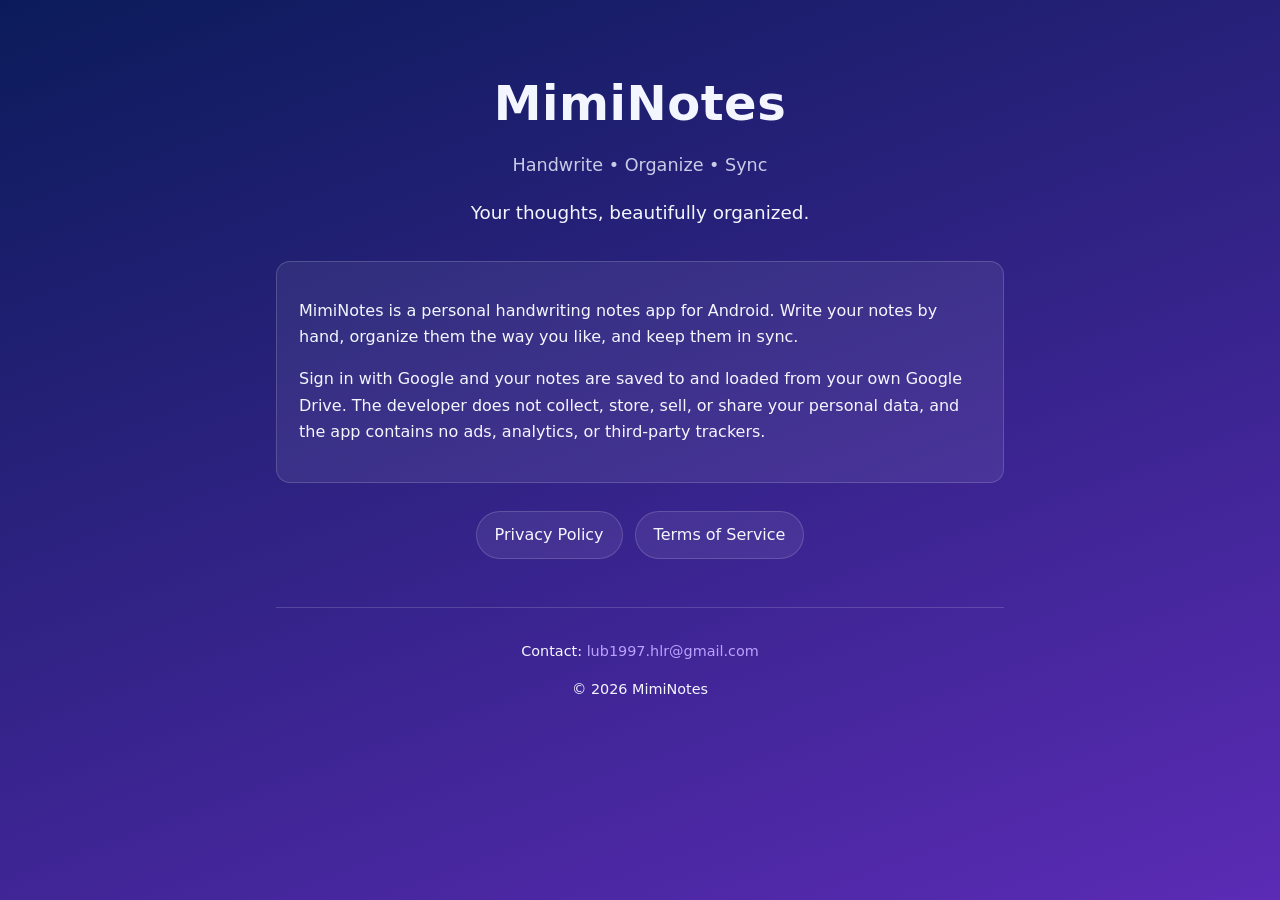
<file: index.html>
<!doctype html>
<html lang="en">
<head>
  <meta charset="utf-8">
  <meta name="viewport" content="width=device-width, initial-scale=1">
  <title>MimiNotes – Handwrite • Organize • Sync</title>
  <meta name="description" content="MimiNotes is a personal handwriting notes app for Android that saves your notes to your own Google Drive.">
  <link rel="stylesheet" href="style.css">
</head>
<body>
  <div class="wrap">
    <header class="site">
      <h1>MimiNotes</h1>
      <p class="tagline">Handwrite • Organize • Sync</p>
      <p class="lead">Your thoughts, beautifully organized.</p>
    </header>

    <main class="card">
      <p>MimiNotes is a personal handwriting notes app for Android. Write your notes by hand, organize them the way you like, and keep them in sync.</p>
      <p>Sign in with Google and your notes are saved to and loaded from your own Google Drive. The developer does not collect, store, sell, or share your personal data, and the app contains no ads, analytics, or third-party trackers.</p>
    </main>

    <nav class="links" aria-label="Legal">
      <a href="privacy.html">Privacy Policy</a>
      <a href="terms.html">Terms of Service</a>
    </nav>

    <footer>
      <p>Contact: <a href="mailto:lub1997.hlr@gmail.com">lub1997.hlr@gmail.com</a></p>
      <p>&copy; <span id="year">2026</span> MimiNotes</p>
    </footer>
  </div>
  <script>document.getElementById("year").textContent = new Date().getFullYear();</script>
</body>
</html>
</file>
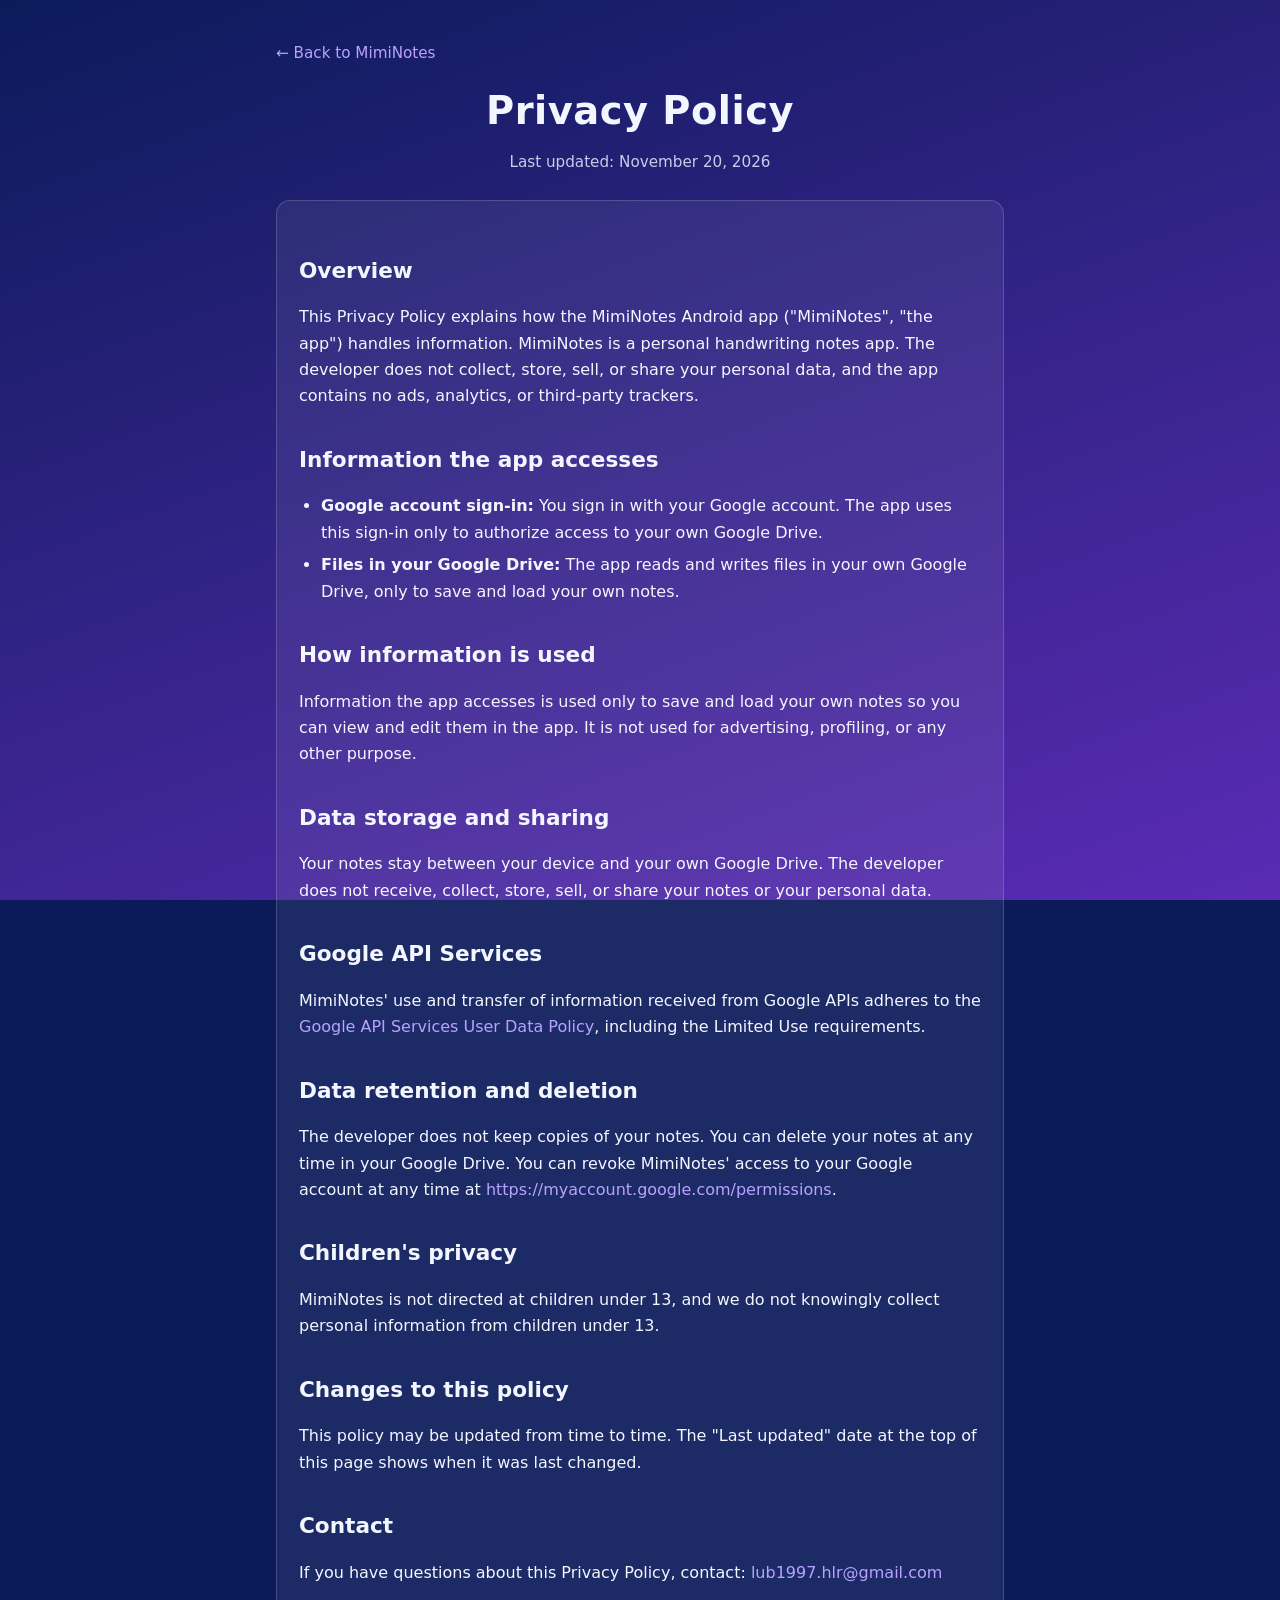
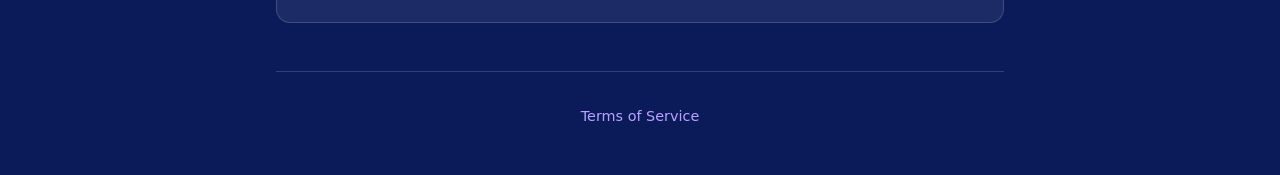
<file: privacy.html>
<!doctype html>
<html lang="en">
<head>
  <meta charset="utf-8">
  <meta name="viewport" content="width=device-width, initial-scale=1">
  <title>Privacy Policy – MimiNotes</title>
  <meta name="description" content="Privacy Policy for the MimiNotes Android app.">
  <link rel="stylesheet" href="style.css">
</head>
<body>
  <div class="wrap doc">
    <a class="back" href="index.html">&larr; Back to MimiNotes</a>
    <h1>Privacy Policy</h1>
    <p class="updated">Last updated: November 20, 2026</p>

    <main class="card">
      <h2>Overview</h2>
      <p>This Privacy Policy explains how the MimiNotes Android app ("MimiNotes", "the app") handles information. MimiNotes is a personal handwriting notes app. The developer does not collect, store, sell, or share your personal data, and the app contains no ads, analytics, or third-party trackers.</p>

      <h2>Information the app accesses</h2>
      <ul>
        <li><strong>Google account sign-in:</strong> You sign in with your Google account. The app uses this sign-in only to authorize access to your own Google Drive.</li>
        <li><strong>Files in your Google Drive:</strong> The app reads and writes files in your own Google Drive, only to save and load your own notes.</li>
      </ul>

      <h2>How information is used</h2>
      <p>Information the app accesses is used only to save and load your own notes so you can view and edit them in the app. It is not used for advertising, profiling, or any other purpose.</p>

      <h2>Data storage and sharing</h2>
      <p>Your notes stay between your device and your own Google Drive. The developer does not receive, collect, store, sell, or share your notes or your personal data.</p>

      <h2>Google API Services</h2>
      <p>MimiNotes' use and transfer of information received from Google APIs adheres to the <a href="https://developers.google.com/terms/api-services-user-data-policy" target="_blank" rel="noopener">Google API Services User Data Policy</a>, including the Limited Use requirements.</p>

      <h2>Data retention and deletion</h2>
      <p>The developer does not keep copies of your notes. You can delete your notes at any time in your Google Drive. You can revoke MimiNotes' access to your Google account at any time at <a href="https://myaccount.google.com/permissions" target="_blank" rel="noopener">https://myaccount.google.com/permissions</a>.</p>

      <h2>Children's privacy</h2>
      <p>MimiNotes is not directed at children under 13, and we do not knowingly collect personal information from children under 13.</p>

      <h2>Changes to this policy</h2>
      <p>This policy may be updated from time to time. The "Last updated" date at the top of this page shows when it was last changed.</p>

      <h2>Contact</h2>
      <p>If you have questions about this Privacy Policy, contact: <a href="mailto:lub1997.hlr@gmail.com">lub1997.hlr@gmail.com</a></p>
    </main>

    <footer>
      <p><a href="terms.html">Terms of Service</a></p>
    </footer>
  </div>
</body>
</html>
</file>
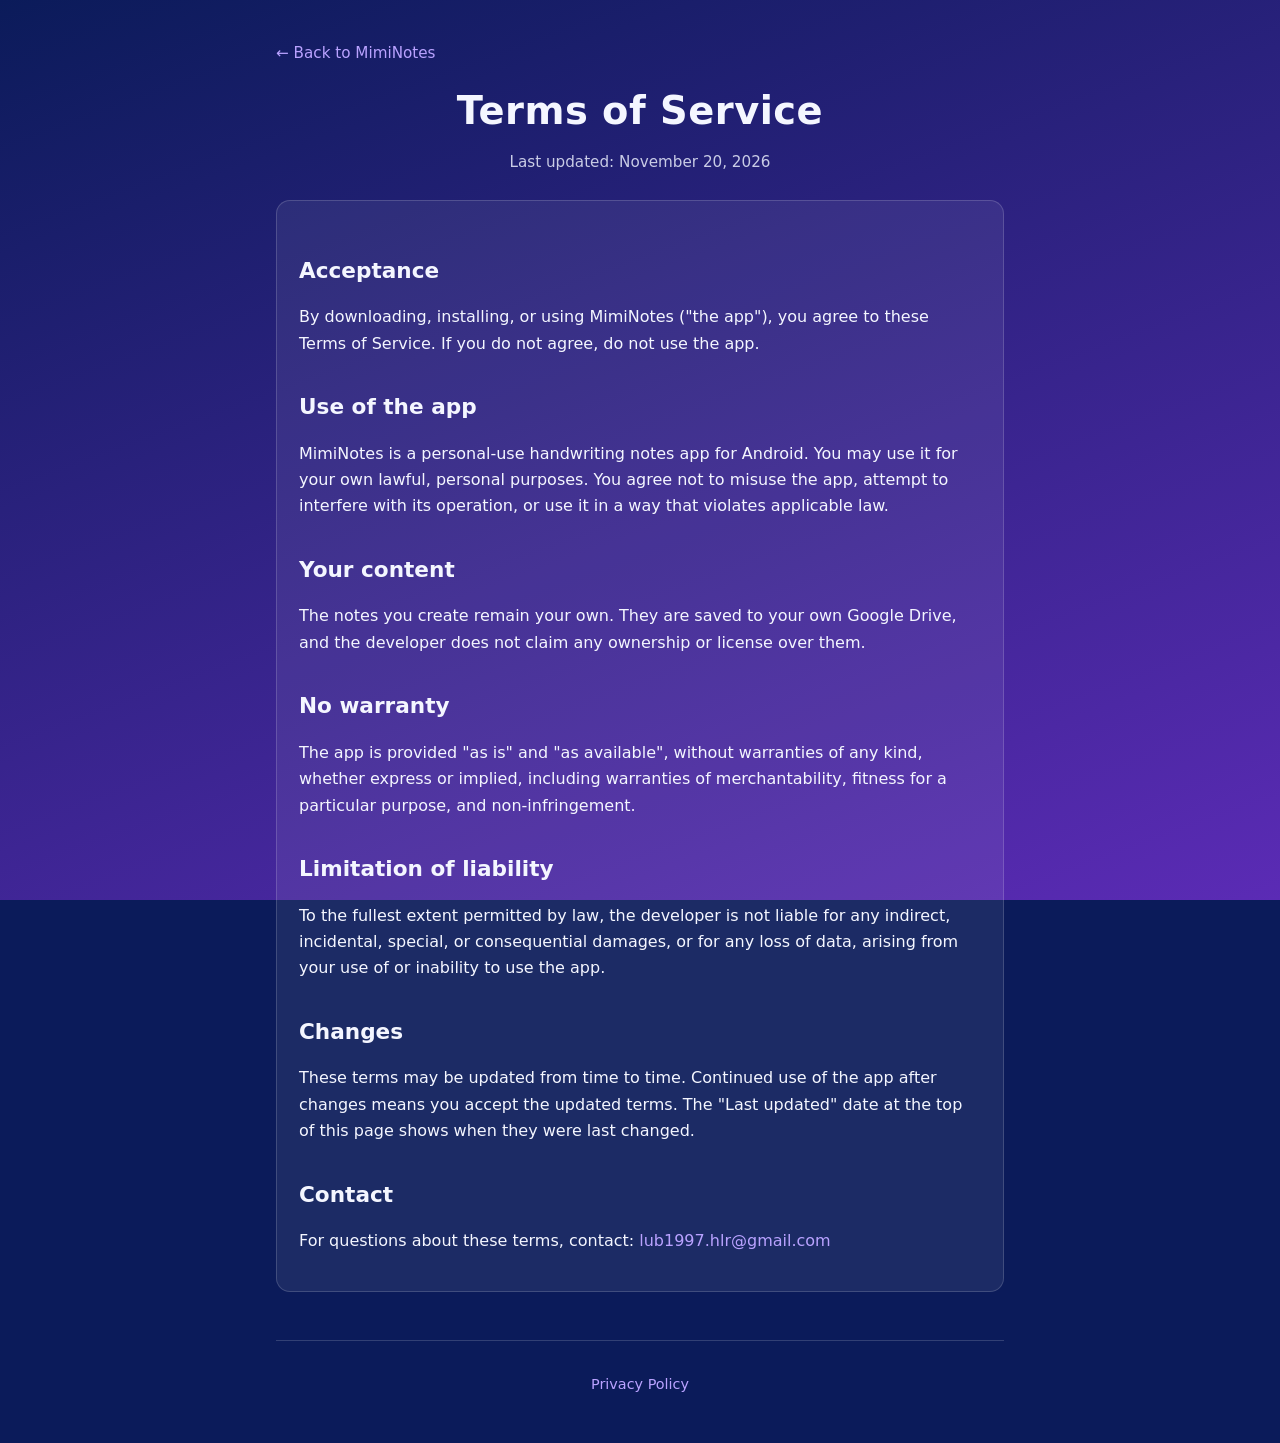
<file: terms.html>
<!doctype html>
<html lang="en">
<head>
  <meta charset="utf-8">
  <meta name="viewport" content="width=device-width, initial-scale=1">
  <title>Terms of Service – MimiNotes</title>
  <meta name="description" content="Terms of Service for the MimiNotes Android app.">
  <link rel="stylesheet" href="style.css">
</head>
<body>
  <div class="wrap doc">
    <a class="back" href="index.html">&larr; Back to MimiNotes</a>
    <h1>Terms of Service</h1>
    <p class="updated">Last updated: November 20, 2026</p>

    <main class="card">
      <h2>Acceptance</h2>
      <p>By downloading, installing, or using MimiNotes ("the app"), you agree to these Terms of Service. If you do not agree, do not use the app.</p>

      <h2>Use of the app</h2>
      <p>MimiNotes is a personal-use handwriting notes app for Android. You may use it for your own lawful, personal purposes. You agree not to misuse the app, attempt to interfere with its operation, or use it in a way that violates applicable law.</p>

      <h2>Your content</h2>
      <p>The notes you create remain your own. They are saved to your own Google Drive, and the developer does not claim any ownership or license over them.</p>

      <h2>No warranty</h2>
      <p>The app is provided "as is" and "as available", without warranties of any kind, whether express or implied, including warranties of merchantability, fitness for a particular purpose, and non-infringement.</p>

      <h2>Limitation of liability</h2>
      <p>To the fullest extent permitted by law, the developer is not liable for any indirect, incidental, special, or consequential damages, or for any loss of data, arising from your use of or inability to use the app.</p>

      <h2>Changes</h2>
      <p>These terms may be updated from time to time. Continued use of the app after changes means you accept the updated terms. The "Last updated" date at the top of this page shows when they were last changed.</p>

      <h2>Contact</h2>
      <p>For questions about these terms, contact: <a href="mailto:lub1997.hlr@gmail.com">lub1997.hlr@gmail.com</a></p>
    </main>

    <footer>
      <p><a href="privacy.html">Privacy Policy</a></p>
    </footer>
  </div>
</body>
</html>
</file>
<file: style.css>
:root {
  --navy: #0B1B5A;
  --purple: #5B2BB5;
  --text: #F4F6FF;
  --muted: #C9CCE6;
  --card: rgba(255, 255, 255, 0.07);
  --border: rgba(255, 255, 255, 0.16);
  --link: #B9A2FF;
}

*, *::before, *::after { box-sizing: border-box; }

html { -webkit-text-size-adjust: 100%; }

body {
  margin: 0;
  min-height: 100vh;
  background: linear-gradient(160deg, var(--navy) 0%, var(--purple) 100%) fixed;
  background-color: var(--navy);
  color: var(--text);
  font-family: system-ui, -apple-system, "Segoe UI", Roboto, "Helvetica Neue", Arial, sans-serif;
  line-height: 1.65;
  font-size: 16px;
}

.wrap {
  max-width: 760px;
  margin: 0 auto;
  padding: 40px 16px 32px;
}

header.site {
  text-align: center;
  padding: 24px 0 8px;
}

h1 {
  font-size: clamp(2rem, 6vw, 3rem);
  margin: 0 0 8px;
  letter-spacing: 0.5px;
}

h2 {
  font-size: 1.35rem;
  margin: 32px 0 8px;
}

p, li { color: var(--text); }

.tagline {
  font-size: 1.1rem;
  color: var(--muted);
  margin: 0 0 6px;
}

.lead {
  font-size: 1.15rem;
  margin: 18px 0 0;
  color: var(--text);
}

.card {
  background: var(--card);
  border: 1px solid var(--border);
  border-radius: 14px;
  padding: 20px 22px;
  margin-top: 24px;
}

nav.links {
  display: flex;
  flex-wrap: wrap;
  gap: 12px;
  justify-content: center;
  margin: 28px 0 8px;
}

nav.links a, a {
  color: var(--link);
  text-decoration: none;
  border-bottom: 1px solid transparent;
  word-break: break-word;
}

nav.links a {
  display: inline-block;
  padding: 10px 18px;
  border: 1px solid var(--border);
  border-radius: 999px;
  background: var(--card);
  color: var(--text);
}

a:hover, a:focus { border-bottom-color: var(--link); }

footer {
  margin-top: 48px;
  padding-top: 18px;
  border-top: 1px solid var(--border);
  text-align: center;
  color: var(--muted);
  font-size: 0.9rem;
}

.doc h1 { font-size: clamp(1.8rem, 5vw, 2.4rem); text-align: center; }
.doc .updated { text-align: center; color: var(--muted); margin: 0 0 24px; font-size: 0.95rem; }
.doc ul { padding-left: 22px; }
.doc li { margin-bottom: 6px; }

.back { display: inline-block; margin-bottom: 12px; font-size: 0.95rem; }

@media (max-width: 480px) {
  .wrap { padding: 28px 16px 24px; }
  .card { padding: 16px 16px; }
}

@media (prefers-reduced-motion: no-preference) {
  nav.links a { transition: background 0.2s ease; }
  nav.links a:hover { background: rgba(255, 255, 255, 0.14); }
}
</file>
